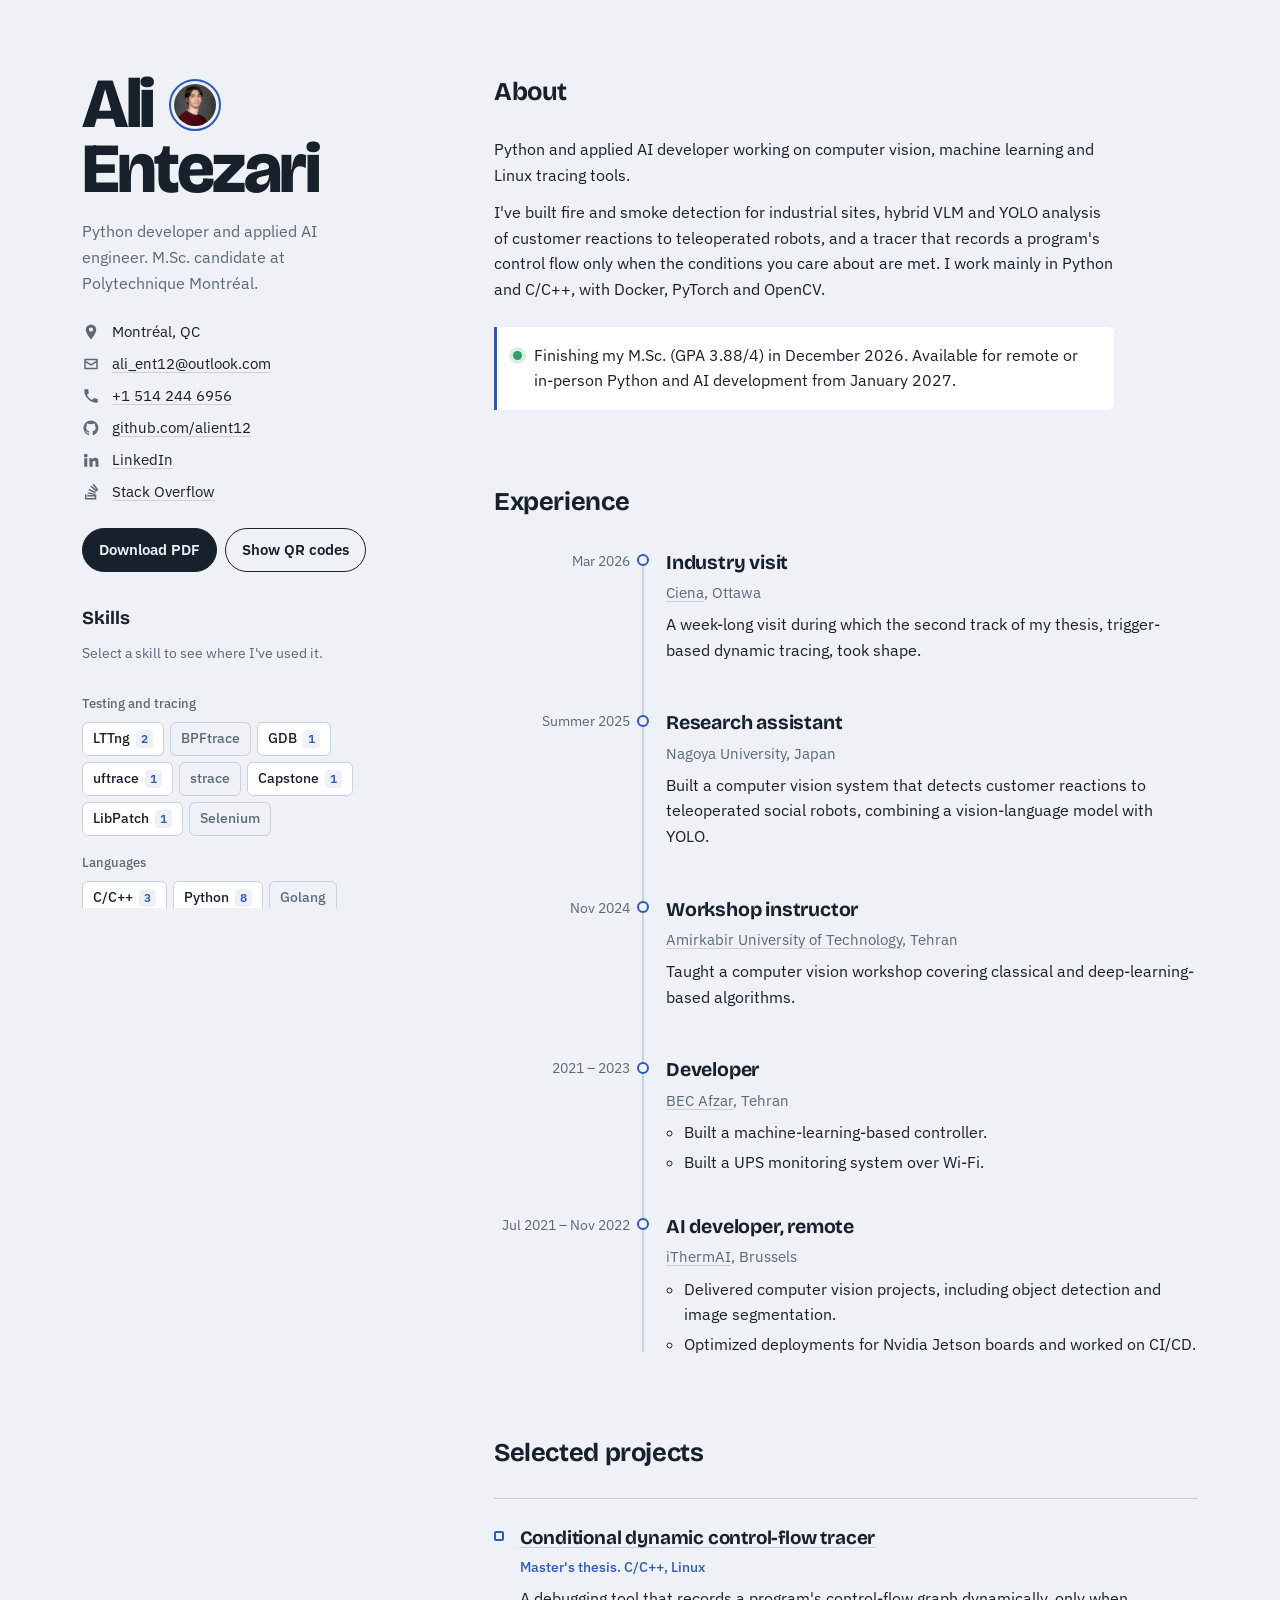
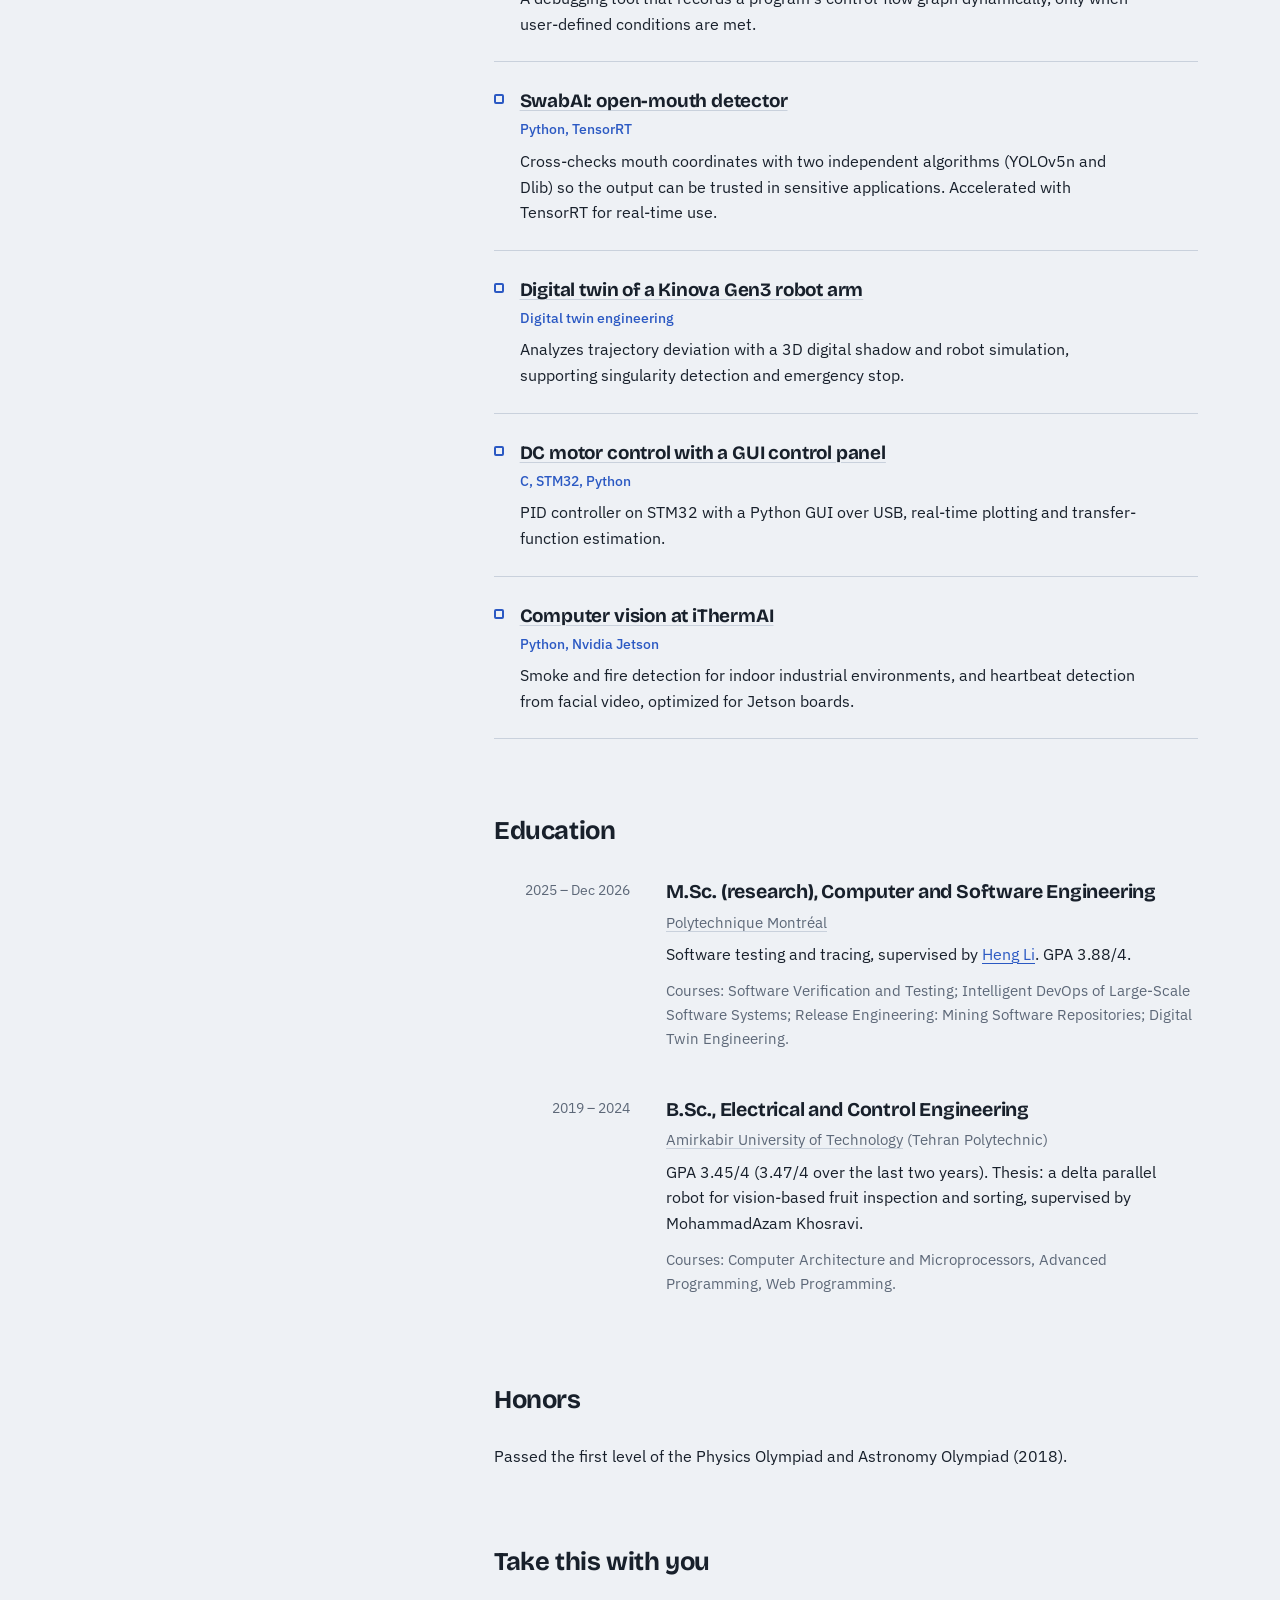
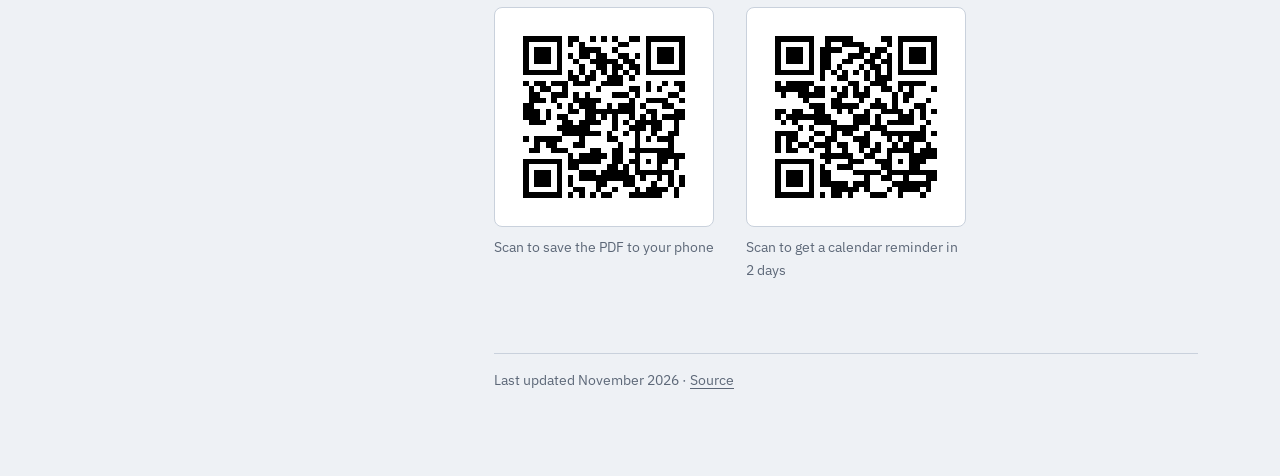
<file: index.html>
<!DOCTYPE html>
<html lang="en">
<head>
<meta charset="utf-8">
<meta name="viewport" content="width=device-width, initial-scale=1, viewport-fit=cover">
<title>Ali Entezari · Python &amp; Applied AI Developer</title>
<meta name="description" content="Ali Entezari: Python and applied AI developer, M.Sc. candidate at Polytechnique Montréal. Computer vision, machine learning, Linux tracing and debugging tools.">
<meta property="og:title" content="Ali Entezari · Python & Applied AI Developer">
<meta property="og:description" content="Computer vision, machine learning and Linux tracing tools. Available for remote or in-person work from January 2027.">
<meta property="og:image" content="https://alient12.github.io/resume/assets/ali.jpg">
<meta property="og:type" content="profile">
<meta name="theme-color" content="#EEF1F5">
<link rel="icon" href="assets/icon.svg" type="image/svg+xml">
<link rel="apple-touch-icon" href="assets/icon-180.png">
<link rel="preconnect" href="https://fonts.googleapis.com">
<link rel="preconnect" href="https://fonts.gstatic.com" crossorigin>
<link href="https://fonts.googleapis.com/css2?family=Bricolage+Grotesque:opsz,wght@12..96,500;12..96,700;12..96,800&family=IBM+Plex+Sans:ital,wght@0,400;0,500;0,600;1,400&display=swap" rel="stylesheet">
<link rel="stylesheet" href="assets/style.css?v=20261119174858">
</head>
<body>
<a class="skip" href="#main">Skip to content</a>

<div class="page">
  <!-- ───────── Sidebar ───────── -->
  <aside class="side" aria-label="Profile">
    <header class="intro">
      <h1 class="name name-photo">
        <span class="first">Ali</span>
        <span class="last">Entezari</span>
        <img class="photo" src="assets/ali.jpg" width="400" height="400" alt="">
      </h1>
      <p class="role">Python developer and applied AI engineer. M.Sc. candidate at Polytechnique Montréal.</p>
    </header>

    <ul class="contact">
      <li><svg aria-hidden="true" viewBox="0 0 24 24"><path d="M12 2a7 7 0 0 0-7 7c0 5 7 13 7 13s7-8 7-13a7 7 0 0 0-7-7zm0 9.5A2.5 2.5 0 1 1 12 6a2.5 2.5 0 0 1 0 5.5z"/></svg>Montréal, QC</li>
      <li><svg aria-hidden="true" viewBox="0 0 24 24"><path d="M3 5h18v14H3zm2 2v.5l7 4.5 7-4.5V7zm0 2.9V17h14V9.9l-7 4.5z"/></svg><a href="mailto:ali_ent12@outlook.com">ali_ent12@outlook.com</a></li>
      <li><svg aria-hidden="true" viewBox="0 0 24 24"><path d="M6.6 10.8a15 15 0 0 0 6.6 6.6l2.2-2.2c.3-.3.7-.4 1-.2 1.1.4 2.3.6 3.6.6.6 0 1 .4 1 1V20c0 .6-.4 1-1 1A17 17 0 0 1 3 4c0-.6.4-1 1-1h3.5c.6 0 1 .4 1 1 0 1.3.2 2.5.6 3.6.1.3 0 .7-.2 1z"/></svg><a href="tel:+15142446956">+1 514 244 6956</a></li>
      <li><svg aria-hidden="true" viewBox="0 0 24 24"><path d="M12 2a10 10 0 0 0-3.2 19.5c.5.1.7-.2.7-.5v-1.7c-2.8.6-3.4-1.3-3.4-1.3-.4-1.2-1.1-1.5-1.1-1.5-.9-.6.1-.6.1-.6 1 .1 1.5 1 1.5 1 .9 1.5 2.3 1.1 2.9.8.1-.6.3-1.1.6-1.3-2.2-.3-4.6-1.1-4.6-5a3.9 3.9 0 0 1 1-2.7c-.1-.3-.4-1.3.1-2.7 0 0 .8-.3 2.8 1a9.6 9.6 0 0 1 5 0c1.9-1.3 2.7-1 2.7-1 .6 1.4.2 2.4.1 2.7a3.9 3.9 0 0 1 1 2.7c0 3.9-2.3 4.7-4.6 5 .4.3.7.9.7 1.9V21c0 .3.2.6.7.5A10 10 0 0 0 12 2z"/></svg><a href="https://github.com/alient12">github.com/alient12</a></li>
      <li><svg aria-hidden="true" viewBox="0 0 24 24"><path d="M4.98 3.5a2.5 2.5 0 1 1 0 5 2.5 2.5 0 0 1 0-5zM3 9.5h4V21H3zM9.5 9.5h3.8v1.6h.1a4.2 4.2 0 0 1 3.8-2c4 0 4.8 2.6 4.8 6V21h-4v-5.2c0-1.2 0-2.9-1.8-2.9s-2 1.4-2 2.8V21h-4z"/></svg><a href="https://www.linkedin.com/in/ali-e-8a878ab6/">LinkedIn</a></li>
      <li><svg aria-hidden="true" viewBox="0 0 24 24"><path d="M17 20v-5h2v7H4v-7h2v5zM7.4 14.1l9.8 2 .4-1.9-9.8-2zm1.3-4.6 9 4.2.8-1.8-9-4.2zm2.5-4.4 7.7 6.4 1.3-1.5-7.7-6.4zM15.8 1l-1.6 1.2 6 8 1.6-1.2zM7 18h10v-2H7z"/></svg><a href="https://stackoverflow.com/users/14950385/ali-ent">Stack Overflow</a></li>
    </ul>

    <div class="actions">
      <a class="btn btn-primary" href="Ali_Entezari_Resume.pdf" download>Download PDF</a>
      <a class="btn" href="share.html">Show QR codes</a>
    </div>

    <section class="skills" aria-labelledby="skills-h">
      <h2 id="skills-h" class="side-h">Skills</h2>
      <p class="hint" id="filter-hint">Select a skill to see where I've used it.</p>

      <div class="group">
        <h3>Testing and tracing</h3>
        <div class="chips">
          <button class="chip" data-skill="LTTng">LTTng</button>
          <button class="chip" data-skill="BPFtrace">BPFtrace</button>
          <button class="chip" data-skill="GDB">GDB</button>
          <button class="chip" data-skill="uftrace">uftrace</button>
          <button class="chip" data-skill="strace">strace</button>
          <button class="chip" data-skill="Capstone">Capstone</button>
          <button class="chip" data-skill="LibPatch">LibPatch</button>
          <button class="chip" data-skill="Selenium">Selenium</button>
        </div>
      </div>
      <div class="group">
        <h3>Languages</h3>
        <div class="chips">
          <button class="chip" data-skill="C/C++">C/C++</button>
          <button class="chip" data-skill="Python">Python</button>
          <button class="chip" data-skill="Golang">Golang</button>
          <button class="chip" data-skill="Assembly">Assembly</button>
          <button class="chip" data-skill="JavaScript">JavaScript</button>
          <button class="chip" data-skill="TypeScript">TypeScript</button>
          <button class="chip" data-skill="MATLAB">MATLAB</button>
          <button class="chip" data-skill="VHDL">VHDL</button>
        </div>
      </div>
      <div class="group">
        <h3>Platforms and tooling</h3>
        <div class="chips">
          <button class="chip" data-skill="Linux">Linux</button>
          <button class="chip" data-skill="Git">Git</button>
          <button class="chip" data-skill="Docker">Docker</button>
          <button class="chip" data-skill="CI/CD">CI/CD</button>
          <button class="chip" data-skill="MongoDB">MongoDB</button>
          <button class="chip" data-skill="SQL/NoSQL">SQL/NoSQL</button>
          <button class="chip" data-skill="WebSocket">WebSocket</button>
          <button class="chip" data-skill="Microservices">Microservices</button>
        </div>
      </div>
      <div class="group">
        <h3>Embedded and hardware</h3>
        <div class="chips">
          <button class="chip" data-skill="STM32">STM32</button>
          <button class="chip" data-skill="FPGA">FPGA</button>
          <button class="chip" data-skill="AVR">AVR</button>
          <button class="chip" data-skill="Arduino">Arduino</button>
          <button class="chip" data-skill="Raspberry Pi">Raspberry Pi</button>
          <button class="chip" data-skill="Nvidia Jetson">Nvidia Jetson</button>
        </div>
      </div>
      <div class="group">
        <h3>AI, robotics and design</h3>
        <div class="chips">
          <button class="chip" data-skill="OpenCV">OpenCV</button>
          <button class="chip" data-skill="TensorFlow">TensorFlow</button>
          <button class="chip" data-skill="PyTorch">PyTorch</button>
          <button class="chip" data-skill="TensorRT">TensorRT</button>
          <button class="chip" data-skill="scikit-learn">scikit-learn</button>
          <button class="chip" data-skill="ROS">ROS</button>
          <button class="chip" data-skill="SolidWorks">SolidWorks</button>
          <button class="chip" data-skill="MSC ADAMS">MSC ADAMS</button>
          <button class="chip" data-skill="Simscape">Simscape</button>
          <button class="chip" data-skill="Proteus">Proteus</button>
          <button class="chip" data-skill="Vivado">Vivado</button>
        </div>
      </div>
      <button class="clear" id="clear-filter" hidden>Clear selection</button>
    </section>

    <section aria-labelledby="lang-h">
      <h2 id="lang-h" class="side-h">Languages spoken</h2>
      <dl class="langs">
        <div><dt>Persian</dt><dd><span class="bar" style="--v:1"></span>Native</dd></div>
        <div><dt>English</dt><dd><span class="bar" style="--v:.83"></span>C1</dd></div>
        <div><dt>French</dt><dd><span class="bar" style="--v:.5"></span>B1</dd></div>
        <div><dt>Japanese</dt><dd><span class="bar" style="--v:.17"></span>A1</dd></div>
      </dl>
    </section>
  </aside>

  <!-- ───────── Main ───────── -->
  <main id="main" class="main">
    <section class="summary" aria-labelledby="about-h">
      <h2 id="about-h" class="sec-h">About</h2>
      <p>Python and applied AI developer working on computer vision, machine learning and Linux tracing tools.</p>
      <p>I've built fire and smoke detection for industrial sites, hybrid VLM and YOLO analysis of customer reactions to teleoperated robots, and a tracer that records a program's control flow only when the conditions you care about are met. I work mainly in Python and C/C++, with Docker, PyTorch and OpenCV.</p>
      <p class="avail"><span class="dot" aria-hidden="true"></span>Finishing my M.Sc. (GPA 3.88/4) in December 2026. Available for remote or in-person Python and AI development from January 2027.</p>
    </section>

    <section aria-labelledby="exp-h">
      <h2 id="exp-h" class="sec-h">Experience</h2>
      <ol class="trace">
        <li class="ev" data-skills="Linux,C/C++,LTTng">
          <div class="when">Mar 2026</div>
          <div class="what">
            <h3>Industry visit</h3>
            <p class="org"><a href="https://www.ciena.com/">Ciena</a>, Ottawa</p>
            <p>A week-long visit during which the second track of my thesis, trigger-based dynamic tracing, took shape.</p>
          </div>
        </li>
        <li class="ev" data-skills="Python,PyTorch,OpenCV">
          <div class="when">Summer 2025</div>
          <div class="what">
            <h3>Research assistant</h3>
            <p class="org">Nagoya University, Japan</p>
            <p>Built a computer vision system that detects customer reactions to teleoperated social robots, combining a vision-language model with YOLO.</p>
          </div>
        </li>
        <li class="ev" data-skills="Python,OpenCV,PyTorch,TensorFlow">
          <div class="when">Nov 2024</div>
          <div class="what">
            <h3>Workshop instructor</h3>
            <p class="org"><a href="https://aut.ac.ir/">Amirkabir University of Technology</a>, Tehran</p>
            <p>Taught a computer vision workshop covering classical and deep-learning-based algorithms.</p>
          </div>
        </li>
        <li class="ev" data-skills="Python">
          <div class="when">2021 – 2023</div>
          <div class="what">
            <h3>Developer</h3>
            <p class="org"><a href="http://www.becafzar.net/index.php/en/">BEC Afzar</a>, Tehran</p>
            <ul>
              <li>Built a machine-learning-based controller.</li>
              <li>Built a UPS monitoring system over Wi-Fi.</li>
            </ul>
          </div>
        </li>
        <li class="ev" data-skills="Python,OpenCV,PyTorch,TensorRT,Nvidia Jetson,Docker,CI/CD,Linux,Git">
          <div class="when">Jul 2021 – Nov 2022</div>
          <div class="what">
            <h3>AI developer, remote</h3>
            <p class="org"><a href="https://ithermai.com/">iThermAI</a>, Brussels</p>
            <ul>
              <li>Delivered computer vision projects, including object detection and image segmentation.</li>
              <li>Optimized deployments for Nvidia Jetson boards and worked on CI/CD.</li>
            </ul>
          </div>
        </li>
      </ol>
    </section>

    <section aria-labelledby="proj-h">
      <h2 id="proj-h" class="sec-h">Selected projects</h2>
      <ul class="projects">
        <li class="ev proj" data-skills="C/C++,Linux,GDB,Capstone,LibPatch,uftrace,LTTng">
          <h3><a href="https://github.com/alient12/adaptive_control_flow_tracer">Conditional dynamic control-flow tracer</a></h3>
          <p class="stack">Master's thesis. C/C++, Linux</p>
          <p>A debugging tool that records a program's control-flow graph dynamically, only when user-defined conditions are met.</p>
        </li>
        <li class="ev proj" data-skills="Python,TensorRT,PyTorch,OpenCV">
          <h3><a href="https://github.com/iThermAI/SwabAI">SwabAI: open-mouth detector</a></h3>
          <p class="stack">Python, TensorRT</p>
          <p>Cross-checks mouth coordinates with two independent algorithms (YOLOv5n and Dlib) so the output can be trusted in sensitive applications. Accelerated with TensorRT for real-time use.</p>
        </li>
        <li class="ev proj" data-skills="Python">
          <h3><a href="https://github.com/alient12/DTProject">Digital twin of a Kinova Gen3 robot arm</a></h3>
          <p class="stack">Digital twin engineering</p>
          <p>Analyzes trajectory deviation with a 3D digital shadow and robot simulation, supporting singularity detection and emergency stop.</p>
        </li>
        <li class="ev proj" data-skills="C/C++,STM32,Python">
          <h3><a href="https://github.com/alient12/DC_Motor_PID_Controller">DC motor control with a GUI control panel</a></h3>
          <p class="stack">C, STM32, Python</p>
          <p>PID controller on STM32 with a Python GUI over USB, real-time plotting and transfer-function estimation.</p>
        </li>
        <li class="ev proj" data-skills="Python,Nvidia Jetson,OpenCV,TensorRT">
          <h3><a href="https://ithermai.com/">Computer vision at iThermAI</a></h3>
          <p class="stack">Python, Nvidia Jetson</p>
          <p>Smoke and fire detection for indoor industrial environments, and heartbeat detection from facial video, optimized for Jetson boards.</p>
        </li>
      </ul>
      <p class="empty" id="empty-note" hidden>Nothing listed here uses this skill yet. Ask me about it.</p>
    </section>

    <section aria-labelledby="edu-h">
      <h2 id="edu-h" class="sec-h">Education</h2>
      <div class="edu">
        <article>
          <div class="when">2025 – Dec 2026</div>
          <div class="what">
            <h3>M.Sc. (research), Computer and Software Engineering</h3>
            <p class="org"><a href="https://polymtl.ca">Polytechnique Montréal</a></p>
            <p>Software testing and tracing, supervised by <a href="https://www.polymtl.ca/expertises/en/li-heng">Heng Li</a>. GPA 3.88/4.</p>
            <p class="muted">Courses: Software Verification and Testing; Intelligent DevOps of Large-Scale Software Systems; Release Engineering: Mining Software Repositories; Digital Twin Engineering.</p>
          </div>
        </article>
        <article>
          <div class="when">2019 – 2024</div>
          <div class="what">
            <h3>B.Sc., Electrical and Control Engineering</h3>
            <p class="org"><a href="https://aut.ac.ir/">Amirkabir University of Technology</a> (Tehran Polytechnic)</p>
            <p>GPA 3.45/4 (3.47/4 over the last two years). Thesis: a delta parallel robot for vision-based fruit inspection and sorting, supervised by MohammadAzam Khosravi.</p>
            <p class="muted">Courses: Computer Architecture and Microprocessors, Advanced Programming, Web Programming.</p>
          </div>
        </article>
      </div>
    </section>

    <section aria-labelledby="hon-h">
      <h2 id="hon-h" class="sec-h">Honors</h2>
      <p>Passed the first level of the Physics Olympiad and Astronomy Olympiad (2018).</p>
    </section>

    <section class="keep" aria-labelledby="keep-h">
      <h2 id="keep-h" class="sec-h">Take this with you</h2>
      <div class="keep-grid">
        <figure>
          <div class="qr" id="qr-pdf" role="img" aria-label="QR code to save the PDF resume"></div>
          <figcaption>Scan to save the PDF to your phone</figcaption>
        </figure>
        <figure>
          <div class="qr" id="qr-remind" role="img" aria-label="QR code that adds a reminder to your calendar"></div>
          <figcaption>Scan to get a calendar reminder in 2 days</figcaption>
        </figure>
      </div>
    </section>

    <footer class="foot">
      <p>Last updated November 2026 · <a href="https://github.com/alient12/resume">Source</a></p>
    </footer>
  </main>
</div>

<a class="fab" href="share.html" aria-label="Show QR codes for sharing">
  <svg aria-hidden="true" viewBox="0 0 24 24"><path d="M3 3h8v8H3zm2 2v4h4V5zm8-2h8v8h-8zm2 2v4h4V5zM3 13h8v8H3zm2 2v4h4v-4zm8-2h2v2h-2zm2 2h2v2h-2zm-2 2h2v2h-2zm4 0h2v2h-2zm2-2h2v2h-2zm0 4h2v2h-2zm-4 0h2v2h-2zm4-6h2v2h-2z"/></svg>
  Share
</a>

<script src="assets/qrcode.js?v=20261119174858"></script>
<script src="assets/common.js?v=20261119174858"></script>
<script src="assets/app.js?v=20261119174858"></script>
</body>
</html>
</file>
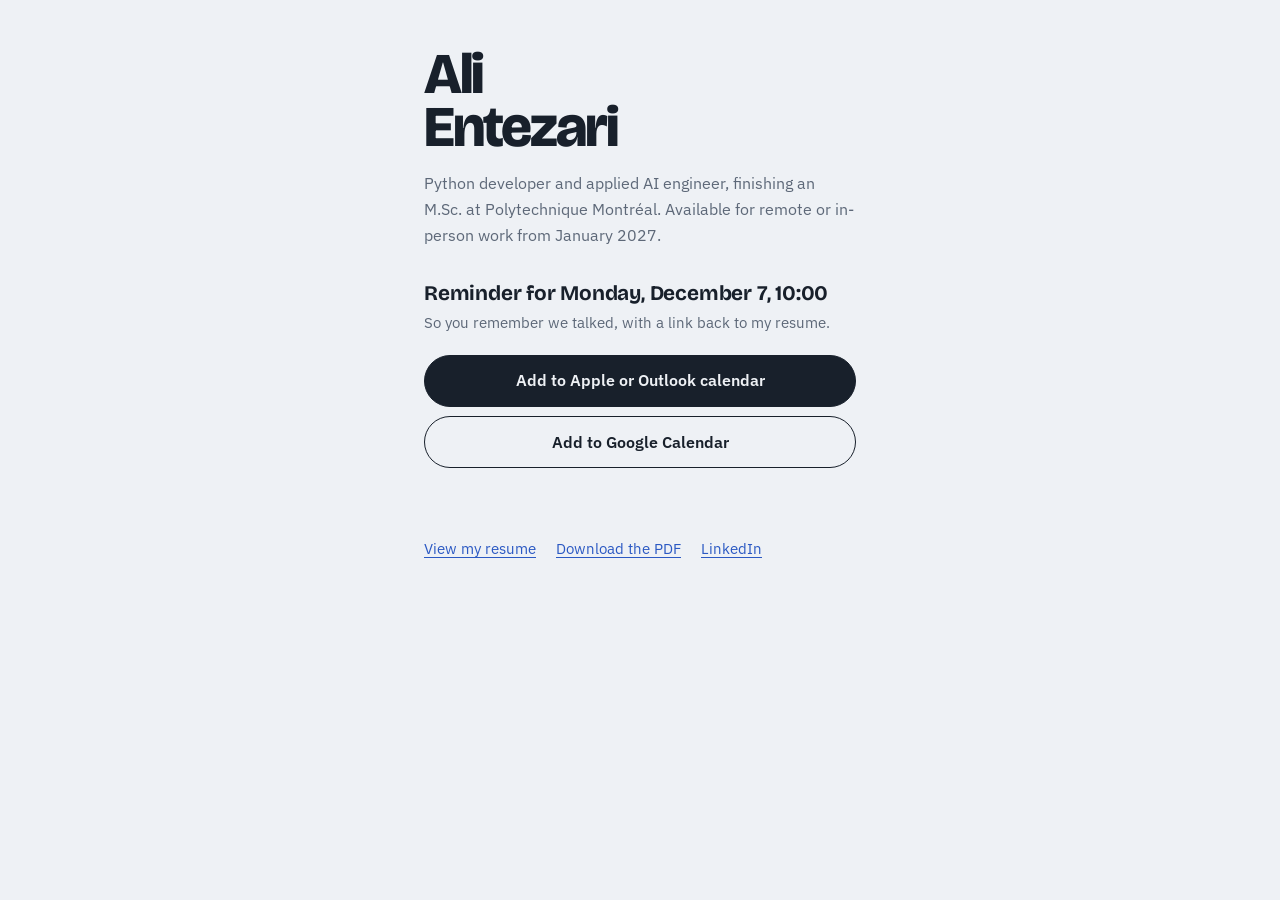
<file: remind.html>
<!DOCTYPE html>
<html lang="en">
<head>
<meta charset="utf-8">
<meta name="viewport" content="width=device-width, initial-scale=1, viewport-fit=cover">
<title>Remember Ali Entezari</title>
<meta name="robots" content="noindex">
<meta name="theme-color" content="#EEF1F5">
<link rel="icon" href="assets/icon.svg" type="image/svg+xml">
<link rel="apple-touch-icon" href="assets/icon-180.png">
<link rel="preconnect" href="https://fonts.googleapis.com">
<link rel="preconnect" href="https://fonts.gstatic.com" crossorigin>
<link href="https://fonts.googleapis.com/css2?family=Bricolage+Grotesque:opsz,wght@12..96,700;12..96,800&family=IBM+Plex+Sans:wght@400;500;600&display=swap" rel="stylesheet">
<link rel="stylesheet" href="assets/style.css?v=20261119174858">
<style>
  .card { max-width: 30rem; margin: 0 auto; padding: 3rem 1.5rem calc(2rem + env(safe-area-inset-bottom)); }
  .card .name { font-size: clamp(2.6rem, 12vw, 3.6rem); }
  .card .role { max-width: none; }
  .when-big { font: 700 1.3rem/1.3 var(--display); margin: 2rem 0 .25rem; letter-spacing: -.01em; }
  .stack-btns { display: grid; gap: .6rem; margin: 1.25rem 0 2rem; }
  .stack-btns .btn { width: 100%; min-height: 52px; font-size: 1rem; }
  .links { display: flex; flex-wrap: wrap; gap: .5rem 1.25rem; font-size: .95rem; }
  .done { color: #2E9E6A; font-weight: 500; min-height: 1.5em; }
</style>
</head>
<body>
  <main class="card">
    <h1 class="name">Ali<br>Entezari</h1>
    <p class="role">Python developer and applied AI engineer, finishing an M.Sc. at Polytechnique Montréal. Available for remote or in-person work from January 2027.</p>

    <p class="when-big" id="when">Get a reminder in two days</p>
    <p class="muted" id="met-line">So you remember we talked, with a link back to my resume.</p>

    <div class="stack-btns">
      <a class="btn btn-primary" id="ics" href="#">Add to Apple or Outlook calendar</a>
      <a class="btn" id="gcal" href="#" target="_blank" rel="noopener">Add to Google Calendar</a>
    </div>
    <p class="done" id="done" role="status"></p>

    <div class="links">
      <a href="./">View my resume</a>
      <a href="Ali_Entezari_Resume.pdf" download>Download the PDF</a>
      <a href="https://www.linkedin.com/in/ali-e-8a878ab6/">LinkedIn</a>
    </div>
  </main>

  <script src="assets/common.js?v=20261119174858"></script>
  <script src="assets/remind.js?v=20261119174858"></script>
</body>
</html>
</file>
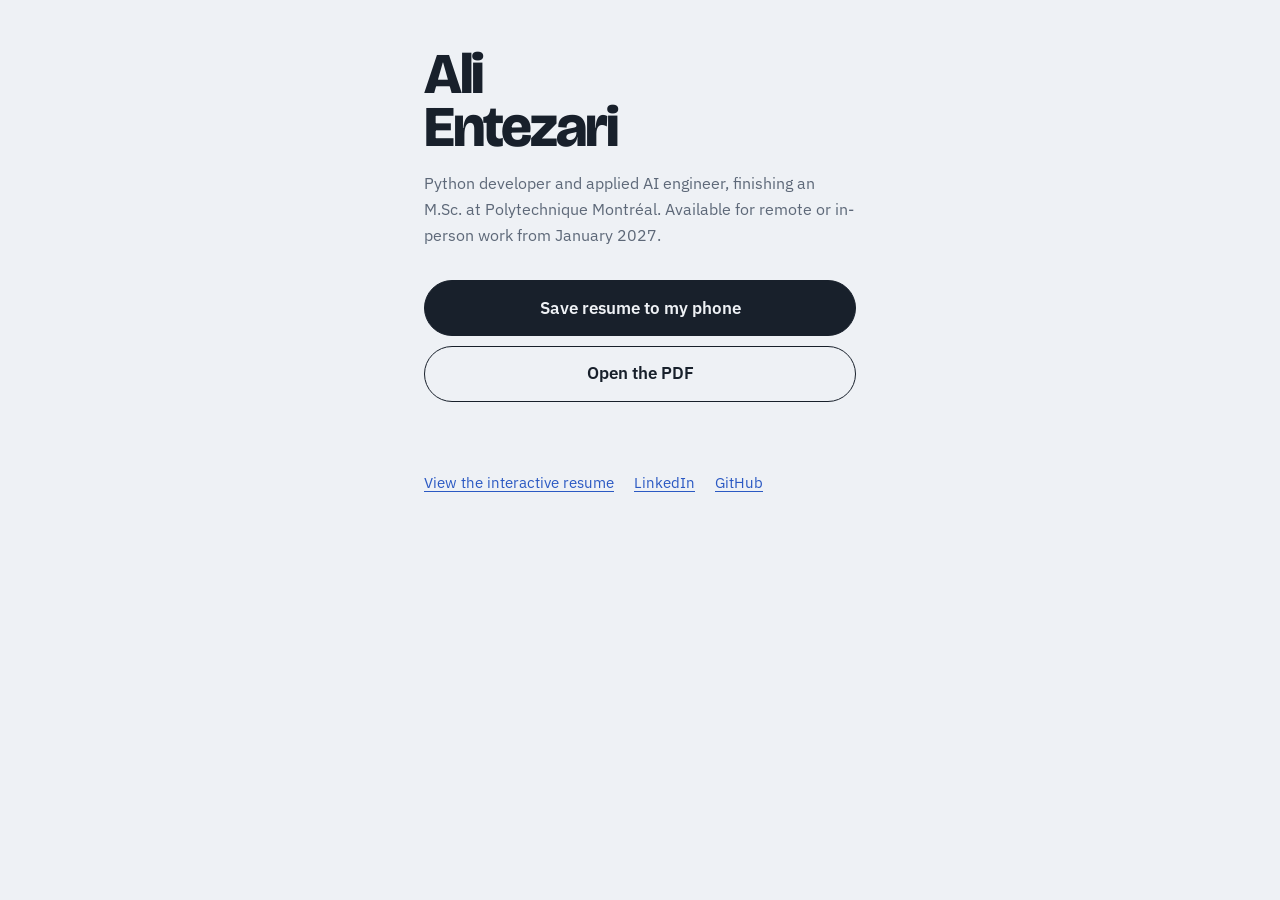
<file: save.html>
<!DOCTYPE html>
<html lang="en">
<head>
<meta charset="utf-8">
<meta name="viewport" content="width=device-width, initial-scale=1, viewport-fit=cover">
<title>Save Ali Entezari's resume</title>
<meta name="theme-color" content="#EEF1F5">
<link rel="icon" href="assets/icon.svg" type="image/svg+xml">
<link rel="apple-touch-icon" href="assets/icon-180.png">
<link rel="preconnect" href="https://fonts.googleapis.com">
<link rel="preconnect" href="https://fonts.gstatic.com" crossorigin>
<link href="https://fonts.googleapis.com/css2?family=Bricolage+Grotesque:opsz,wght@12..96,700;12..96,800&family=IBM+Plex+Sans:wght@400;500;600&display=swap" rel="stylesheet">
<link rel="stylesheet" href="assets/style.css?v=20261119174858">
<style>
  .card { max-width: 30rem; margin: 0 auto; padding: 3rem 1.5rem calc(2rem + env(safe-area-inset-bottom)); }
  .card .name { font-size: clamp(2.6rem, 12vw, 3.6rem); }
  .card .role { max-width: none; }
  .stack-btns { display: grid; gap: .6rem; margin: 2rem 0 .75rem; }
  .stack-btns .btn { width: 100%; min-height: 56px; font-size: 1.05rem; }
  .tip { color: var(--muted); font-size: .95rem; min-height: 1.6em; margin-bottom: 2rem; }
  .tip strong { color: var(--ink); font-weight: 600; }
  .links { display: flex; flex-wrap: wrap; gap: .5rem 1.25rem; font-size: .95rem; }
</style>
</head>
<body>
  <main class="card">
    <h1 class="name">Ali<br>Entezari</h1>
    <p class="role">Python developer and applied AI engineer, finishing an M.Sc. at Polytechnique Montréal. Available for remote or in-person work from January 2027.</p>

    <div class="stack-btns">
      <a class="btn btn-primary" id="save" href="Ali_Entezari_Resume.pdf" download>Save resume to my phone</a>
      <a class="btn" href="Ali_Entezari_Resume.pdf">Open the PDF</a>
    </div>
    <p class="tip" id="tip" role="status"></p>

    <div class="links">
      <a href="./">View the interactive resume</a>
      <a href="https://www.linkedin.com/in/ali-e-8a878ab6/">LinkedIn</a>
      <a href="https://github.com/alient12">GitHub</a>
    </div>
  </main>
  <script src="assets/save.js?v=20261119174858"></script>
</body>
</html>
</file>
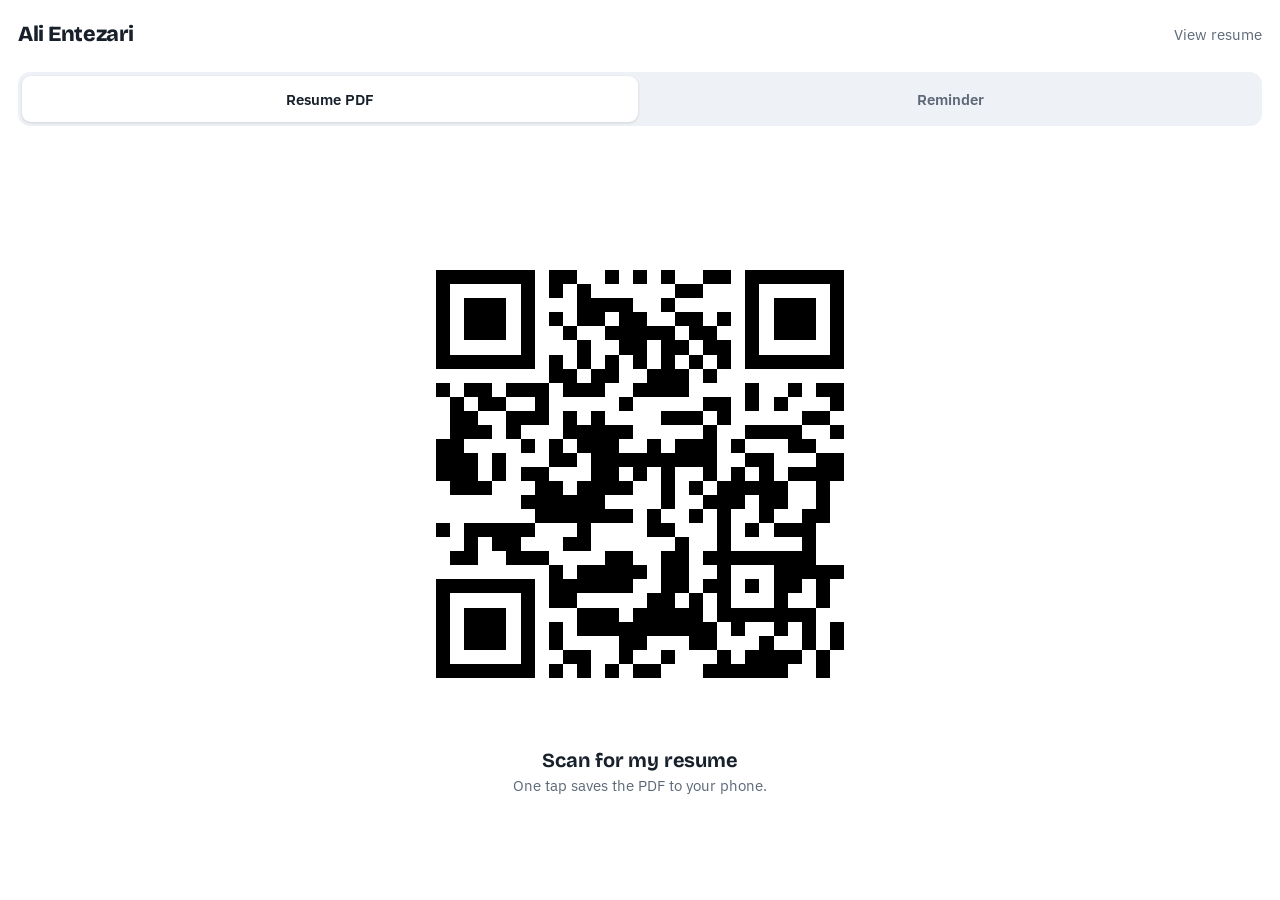
<file: share.html>
<!DOCTYPE html>
<html lang="en">
<head>
<meta charset="utf-8">
<meta name="viewport" content="width=device-width, initial-scale=1, viewport-fit=cover">
<title>Share · Ali Entezari</title>
<meta name="robots" content="noindex">
<meta name="theme-color" content="#FFFFFF">
<meta name="apple-mobile-web-app-capable" content="yes">
<meta name="mobile-web-app-capable" content="yes">
<meta name="apple-mobile-web-app-title" content="Ali QR">
<meta name="apple-mobile-web-app-status-bar-style" content="default">
<link rel="manifest" href="manifest.webmanifest">
<link rel="icon" href="assets/icon.svg" type="image/svg+xml">
<link rel="apple-touch-icon" href="assets/icon-180.png">
<link rel="preconnect" href="https://fonts.googleapis.com">
<link rel="preconnect" href="https://fonts.gstatic.com" crossorigin>
<link href="https://fonts.googleapis.com/css2?family=Bricolage+Grotesque:opsz,wght@12..96,700;12..96,800&family=IBM+Plex+Sans:wght@400;500;600&display=swap" rel="stylesheet">
<style>
  :root { --ink: #18202B; --muted: #5D6878; --line: #D5DBE3; --trace: #2B59C3; --fire: #E39B2D; color-scheme: light; }
  * { box-sizing: border-box; }
  html, body { height: 100%; }
  body {
    margin: 0; background: #fff; color: var(--ink);
    font: 400 1rem/1.5 'IBM Plex Sans', system-ui, sans-serif;
    display: flex; flex-direction: column; min-height: 100dvh;
    padding: env(safe-area-inset-top) env(safe-area-inset-right) env(safe-area-inset-bottom) env(safe-area-inset-left);
    -webkit-tap-highlight-color: transparent;
  }
  :focus-visible { outline: 3px solid var(--fire); outline-offset: 2px; border-radius: 6px; }
  header { display: flex; align-items: center; justify-content: space-between; padding: 14px 18px 0; }
  .who { font: 800 1.35rem/1 'Bricolage Grotesque', system-ui, sans-serif; letter-spacing: -.02em; }
  .back { color: var(--muted); font-size: .92rem; text-decoration: none; padding: 10px 0 10px 12px; }

  .tabs { display: grid; grid-template-columns: 1fr 1fr; gap: 4px; margin: 16px 18px 0; padding: 4px; background: #EEF1F5; border-radius: 12px; }
  .tabs button {
    min-height: 46px; border: 0; border-radius: 9px; background: transparent;
    font: 600 .95rem 'IBM Plex Sans', system-ui, sans-serif; color: var(--muted); cursor: pointer;
  }
  .tabs button[aria-selected="true"] { background: #fff; color: var(--ink); box-shadow: 0 1px 3px rgba(24,32,43,.14); }

  .stage { flex: 1; display: flex; flex-direction: column; align-items: center; justify-content: center; padding: 12px 18px; touch-action: pan-y; }
  .qr { width: min(88vw, 58dvh, 520px); aspect-ratio: 1; }
  .qr svg { display: block; width: 100%; height: 100%; }
  .say { text-align: center; margin-top: 14px; max-width: 30ch; }
  .say strong { display: block; font: 700 1.25rem/1.25 'Bricolage Grotesque', system-ui, sans-serif; letter-spacing: -.01em; }
  .say span { color: var(--muted); font-size: .95rem; }

  .opts { margin: 0 18px 18px; border-top: 1px solid var(--line); padding-top: 10px; }
  .opts summary { cursor: pointer; color: var(--muted); font-size: .92rem; padding: 6px 0; list-style-position: inside; }
  .opts label { display: block; font-size: .88rem; color: var(--muted); margin: 10px 0 4px; }
  .opts input[type=text] {
    width: 100%; min-height: 44px; padding: 0 12px; border: 1px solid var(--line); border-radius: 8px;
    font: 400 1rem 'IBM Plex Sans', system-ui, sans-serif; color: var(--ink);
  }
  .mode { display: flex; gap: 10px; align-items: flex-start; margin-top: 12px; font-size: .9rem; }
  .mode input { margin-top: 4px; width: 18px; height: 18px; accent-color: var(--trace); }
  .note { color: var(--muted); font-size: .84rem; margin: 8px 0 0; }
  [hidden] { display: none !important; }
</style>
</head>
<body>
  <header>
    <span class="who">Ali Entezari</span>
    <a class="back" href="./">View resume</a>
  </header>

  <div class="tabs" role="tablist" aria-label="Which QR code to show">
    <button role="tab" id="tab-pdf" aria-controls="stage" aria-selected="true">Resume PDF</button>
    <button role="tab" id="tab-remind" aria-controls="stage" aria-selected="false">Reminder</button>
  </div>

  <main class="stage" id="stage" role="tabpanel">
    <div class="qr" id="qr" role="img"></div>
    <p class="say" id="say-pdf"><strong>Scan for my resume</strong><span>One tap saves the PDF to your phone.</span></p>
    <p class="say" id="say-remind" hidden><strong>Scan to remember me</strong><span id="remind-sub">Adds a reminder to your calendar for 10:00 in two days, with a link to my resume.</span></p>
  </main>

  <details class="opts" id="opts" hidden>
    <summary>Reminder options</summary>
    <label for="met">Where we met (added to the reminder)</label>
    <input type="text" id="met" placeholder="e.g. PyCon Montréal" maxlength="60" autocomplete="off">
    <label class="mode"><input type="checkbox" id="linkmode">
      <span>Use a link instead. Pick this if their camera doesn't offer "Add to calendar"; the link opens a page with calendar buttons.</span></label>
    <p class="note" id="when-note"></p>
  </details>

  <script src="assets/qrcode.js?v=20261119174858"></script>
  <script src="assets/common.js?v=20261119174858"></script>
  <script src="assets/share.js?v=20261119174858"></script>
</body>
</html>
</file>
<file: assets/style.css>
/* ─── Tokens ─── */
:root {
  --paper: #EEF1F5;
  --surface: #FFFFFF;
  --ink: #18202B;
  --muted: #5D6878;
  --line: #C9D1DC;
  --trace: #2B59C3;
  --fire: #E39B2D;
  --fire-soft: #FBEBD2;

  --display: 'Bricolage Grotesque', 'Segoe UI', system-ui, sans-serif;
  --body: 'IBM Plex Sans', 'Segoe UI', system-ui, sans-serif;

  --s1: .25rem; --s2: .5rem; --s3: .75rem; --s4: 1rem; --s5: 1.5rem; --s6: 2rem; --s7: 3rem; --s8: 4.5rem;
  color-scheme: light;
}
@media (prefers-color-scheme: dark) {
  :root {
    --paper: #151B24;
    --surface: #1D2530;
    --ink: #E6EAF0;
    --muted: #9AA5B5;
    --line: #34404F;
    --trace: #7C9EF0;
    --fire: #F0B04A;
    --fire-soft: #3A2E1A;
    color-scheme: dark;
  }
}

/* ─── Base ─── */
*, *::before, *::after { box-sizing: border-box; }
html { -webkit-text-size-adjust: 100%; }
body {
  margin: 0;
  background: var(--paper);
  color: var(--ink);
  font: 400 1rem/1.6 var(--body);
  -webkit-font-smoothing: antialiased;
}
a { color: var(--trace); text-decoration-thickness: 1px; text-underline-offset: 3px; }
a:hover { text-decoration-thickness: 2px; }
h1, h2, h3 { font-family: var(--display); margin: 0; }
p { margin: 0 0 var(--s3); }
ul { margin: 0; padding: 0; }
:focus-visible { outline: 3px solid var(--fire); outline-offset: 2px; border-radius: 4px; }
.skip { position: absolute; left: -999px; top: 0; background: var(--ink); color: var(--paper); padding: var(--s2) var(--s4); z-index: 10; }
.skip:focus { left: var(--s4); top: var(--s4); }
svg { fill: currentColor; }

/* ─── Layout ─── */
.page {
  display: grid;
  grid-template-columns: minmax(280px, 340px) minmax(0, 720px);
  gap: var(--s8);
  max-width: 1180px;
  margin: 0 auto;
  padding: var(--s8) var(--s6);
}
.side { position: sticky; top: var(--s6); align-self: start; max-height: calc(100vh - 2 * var(--s6)); overflow-y: auto; padding-right: var(--s2); scrollbar-width: thin; }

/* ─── Sidebar ─── */
/* Name with photo. Desktop: photo beside "Ali", above the end of "Entezari".
   Phones and tablets: photo on the right, centred on both lines. */
.name-photo {
  display: grid;
  grid-template-columns: auto 1fr;
  grid-template-areas: "first photo" "last last";
  column-gap: 1rem;
  align-items: end;
}
.name-photo .first { grid-area: first; }
.name-photo .last { grid-area: last; }
.name-photo span { display: block; }
/* The photo lives inside the h1, so em units follow the name's font size. */
.photo {
  grid-area: photo;
  display: block; width: .74em; height: .74em; object-fit: cover;
  border-radius: 50%;
  padding: 3px; border: 2px solid var(--trace); background: var(--paper);
  margin-bottom: .085em; /* top on the cap height, bottom on the baseline of "Ali" */
}
@media (max-width: 900px) {
  .name-photo {
    grid-template-columns: auto auto;
    grid-template-areas: "first photo" "last photo";
    justify-content: start;
    column-gap: 1.75rem;
    align-items: center;
  }
  /* Two lines of the name are 2 × .92em tall. */
  .photo { width: 1.8em; height: 1.8em; margin: 0; }
}
@media (max-width: 560px) {
  .name-photo { justify-content: space-between; column-gap: 1rem; }
}
.name {
  font-weight: 800;
  font-size: clamp(3rem, 2rem + 3vw, 4.4rem);
  line-height: .92;
  letter-spacing: -.035em;
  font-variation-settings: 'opsz' 96;
}
.role { margin-top: var(--s4); color: var(--muted); font-size: 1.02rem; max-width: 30ch; }

.contact { list-style: none; margin: var(--s5) 0; display: grid; gap: var(--s2); font-size: .94rem; }
.contact li { display: flex; align-items: center; gap: var(--s3); }
.contact svg { width: 18px; height: 18px; flex: none; color: var(--muted); }
.contact a { color: var(--ink); text-decoration-color: var(--line); }
.contact a:hover { color: var(--trace); text-decoration-color: currentColor; }

.actions { display: flex; flex-wrap: wrap; gap: var(--s2); margin-bottom: var(--s6); }
.btn {
  display: inline-flex; align-items: center; justify-content: center;
  min-height: 44px; padding: 0 var(--s4);
  border: 1.5px solid var(--ink); border-radius: 999px;
  color: var(--ink); text-decoration: none; font-weight: 600; font-size: .94rem;
  background: transparent; cursor: pointer; font-family: var(--body);
}
.btn:hover { background: var(--surface); }
.btn-primary { background: var(--ink); color: var(--paper); }
.btn-primary:hover { background: var(--trace); border-color: var(--trace); }

.side-h { font-size: 1.15rem; font-weight: 700; margin: var(--s6) 0 var(--s2); }
.skills .side-h { margin-top: 0; }
.hint { color: var(--muted); font-size: .88rem; min-height: 2.8em; margin-bottom: var(--s3); }
.group { margin-bottom: var(--s4); }
.group h3 { font-family: var(--body); font-weight: 500; font-size: .82rem; color: var(--muted); margin-bottom: var(--s2); }
.chips { display: flex; flex-wrap: wrap; gap: 6px; }
.chip {
  display: inline-flex; align-items: center; gap: 6px;
  min-height: 34px; padding: 0 10px;
  border: 1px solid var(--line); border-radius: 6px;
  background: var(--surface); color: var(--ink);
  font: 500 .86rem/1 var(--body);
  cursor: pointer;
}
.chip:hover { border-color: var(--trace); }
.chip .count {
  font-size: .72rem; font-weight: 600; line-height: 1;
  padding: 3px 5px; border-radius: 4px;
  background: var(--paper); color: var(--trace);
}
.chip.quiet { color: var(--muted); background: transparent; }
.chip[aria-pressed="true"] { background: var(--fire); border-color: var(--fire); color: #1B1406; }
.chip[aria-pressed="true"] .count { background: rgba(255,255,255,.55); color: #1B1406; }
.clear {
  border: 0; background: none; padding: var(--s2) 0; color: var(--trace);
  font: 500 .88rem var(--body); text-decoration: underline; text-underline-offset: 3px; cursor: pointer;
}

.langs { margin: 0; display: grid; gap: var(--s2); }
.langs div { display: grid; grid-template-columns: 5.5rem 1fr; align-items: center; font-size: .92rem; }
.langs dd { margin: 0; display: flex; align-items: center; gap: var(--s3); color: var(--muted); font-size: .85rem; }
.bar { position: relative; flex: 1; height: 4px; background: var(--line); border-radius: 2px; max-width: 120px; }
.bar::after { content: ''; position: absolute; inset: 0 auto 0 0; width: calc(var(--v) * 100%); background: var(--trace); border-radius: 2px; }

/* ─── Main ─── */
.main section { margin-bottom: var(--s8); }
.summary p { max-width: 62ch; }
.avail { display: flex; gap: var(--s3); align-items: baseline; margin-top: var(--s5); padding: var(--s4); background: var(--surface); border-left: 3px solid var(--trace); border-radius: 0 6px 6px 0; }
.avail .dot { width: 9px; height: 9px; border-radius: 50%; background: #2E9E6A; flex: none; transform: translateY(-1px); box-shadow: 0 0 0 4px rgba(46,158,106,.18); }

.sec-h { font-size: 1.6rem; font-weight: 700; letter-spacing: -.015em; margin-bottom: var(--s5); }

/* The trace: experience as events on a timeline */
.trace { list-style: none; margin: 0; padding: 0; position: relative; }
.trace::before { content: ''; position: absolute; left: 9.25rem; top: .6rem; bottom: .6rem; width: 2px; background: var(--line); }
.trace > .ev { display: grid; grid-template-columns: 8.5rem 1fr; gap: 0 2.25rem; position: relative; padding-bottom: var(--s6); }
.trace > .ev:last-child { padding-bottom: 0; }
.trace > .ev::before {
  content: ''; position: absolute; left: calc(9.25rem - 5px); top: .45rem;
  width: 12px; height: 12px; border-radius: 50%;
  background: var(--paper); border: 2px solid var(--trace);
  transition: background .2s, border-color .2s;
}
.when { color: var(--muted); font-size: .88rem; padding-top: .18rem; text-align: right; font-variant-numeric: tabular-nums; }
.what h3 { font-size: 1.22rem; font-weight: 700; letter-spacing: -.01em; }
.org { color: var(--muted); margin: 2px 0 var(--s2); font-size: .95rem; }
.org a { color: inherit; text-decoration-color: var(--line); }
.org a:hover { color: var(--trace); }
.what ul { padding-left: 1.1rem; }
.what li { margin-bottom: var(--s1); }
.muted { color: var(--muted); font-size: .92rem; }

/* Projects */
.projects { list-style: none; border-top: 1px solid var(--line); }
.proj { position: relative; padding: var(--s5) 0 var(--s5) 1.6rem; border-bottom: 1px solid var(--line); }
.proj::before {
  content: ''; position: absolute; left: 0; top: calc(var(--s5) + .5rem);
  width: 10px; height: 10px; border-radius: 2px;
  border: 2px solid var(--trace); background: var(--paper);
  transition: background .2s, border-color .2s;
}
.proj h3 { font-size: 1.18rem; font-weight: 700; letter-spacing: -.01em; }
.proj h3 a { color: var(--ink); text-decoration-color: var(--line); }
.proj h3 a:hover { color: var(--trace); text-decoration-color: currentColor; }
.stack { color: var(--trace); font-size: .88rem; font-weight: 500; margin: 2px 0 var(--s2); }
.proj p:last-child { margin: 0; max-width: 62ch; }
.empty { margin-top: var(--s4); color: var(--muted); font-style: italic; }

/* Filtering: items that match a selected skill "fire" */
.ev { transition: opacity .25s; }
.filtering .ev { opacity: .32; }
.filtering .ev.fired { opacity: 1; }
.ev.fired::before { background: var(--fire) !important; border-color: var(--fire) !important; }
.ev.fired::after {
  content: ''; position: absolute; border-radius: 50%; pointer-events: none;
  border: 2px solid var(--fire);
  animation: ping .9s ease-out 1 forwards;
}
.trace > .ev.fired::after { left: calc(9.25rem - 5px); top: .45rem; width: 12px; height: 12px; }
.proj.fired::after { left: 0; top: calc(var(--s5) + .5rem); width: 10px; height: 10px; border-radius: 2px; }
@keyframes ping { from { transform: scale(1); opacity: .9; } to { transform: scale(3.2); opacity: 0; } }

/* Education */
.edu { display: grid; gap: var(--s6); }
.edu article { display: grid; grid-template-columns: 8.5rem 1fr; gap: 0 2.25rem; }

/* Take this with you */
.keep-grid { display: grid; grid-template-columns: repeat(2, minmax(0, 220px)); gap: var(--s6); }
.keep figure { margin: 0; }
.qr { background: #fff; border-radius: 8px; padding: 6px; border: 1px solid var(--line); }
.qr svg { display: block; width: 100%; height: auto; }
.keep figcaption { margin-top: var(--s2); font-size: .9rem; color: var(--muted); }

.foot { color: var(--muted); font-size: .85rem; border-top: 1px solid var(--line); padding-top: var(--s4); }
.foot a { color: inherit; }

/* Floating share button: phones only */
.fab {
  display: none;
  position: fixed; right: 16px; bottom: calc(16px + env(safe-area-inset-bottom));
  align-items: center; gap: 8px;
  min-height: 52px; padding: 0 20px 0 16px; border-radius: 999px;
  background: var(--ink); color: var(--paper);
  font-weight: 600; text-decoration: none;
  box-shadow: 0 6px 20px rgba(24, 32, 43, .28);
  z-index: 5;
}
.fab svg { width: 22px; height: 22px; }

/* ─── Responsive ─── */
@media (max-width: 900px) {
  .page { grid-template-columns: 1fr; gap: var(--s6); padding: var(--s6) var(--s5) 7rem; }
  .side { position: static; max-height: none; overflow: visible; padding-right: 0; }
  .fab { display: inline-flex; }
  .keep { display: none; }
}
@media (max-width: 560px) {
  .page { padding: var(--s5) var(--s4) 7rem; }
  .trace::before { left: 5px; }
  .trace > .ev, .edu article { grid-template-columns: 1fr; padding-left: 1.6rem; }
  .edu article { padding-left: 0; }
  .trace > .ev::before, .trace > .ev.fired::after { left: 0; }
  .when { text-align: left; padding-top: 0; }
  @media (prefers-reduced-motion: reduce) {
  .ev.fired::after { animation: none; display: none; }
  .ev, .ev::before { transition: none; }
}
@media print {
  .fab, .actions, .keep, .hint, .clear, .skip { display: none !important; }
  .page { display: block; padding: 0; }
  .side { position: static; max-height: none; }
  .filtering .ev { opacity: 1; }
}
</file>
